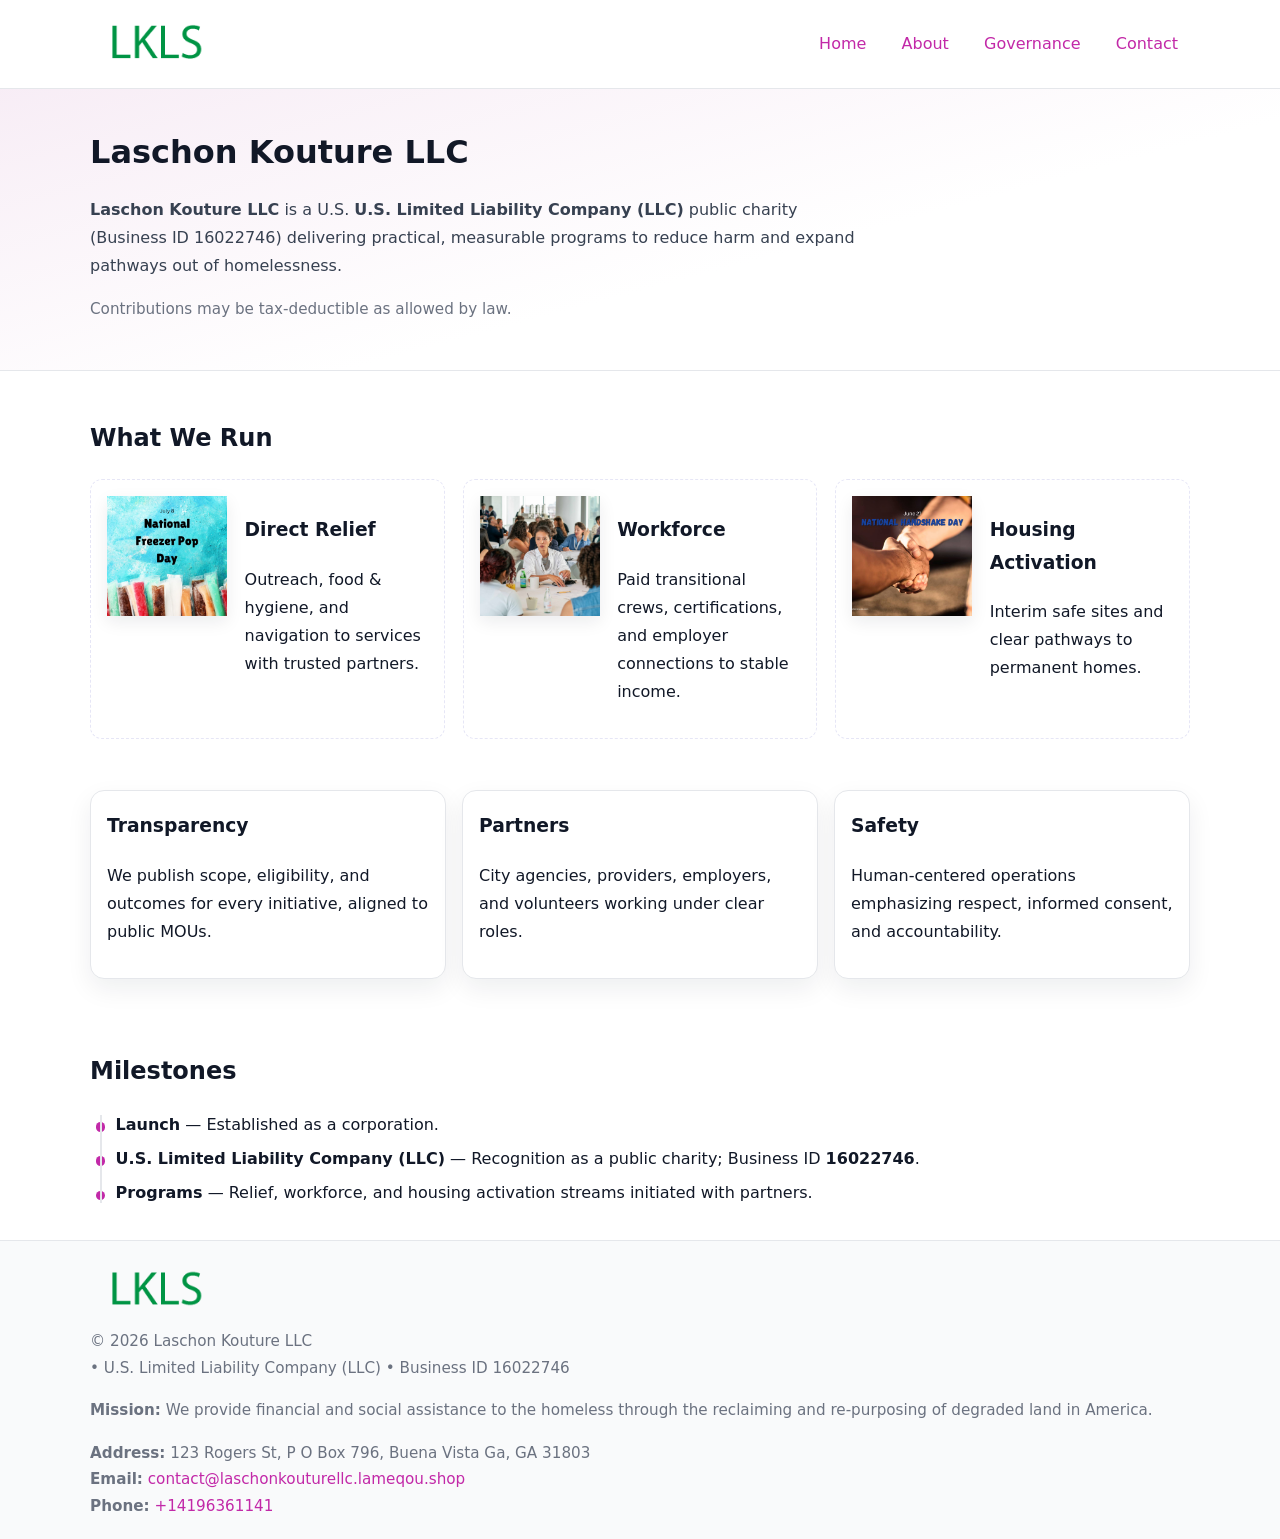
<file: index.html>
<!doctype html>
<html lang="en">
<head>
<meta charset="utf-8"/><meta name="viewport" content="width=device-width,initial-scale=1"/>
<title>Laschon Kouture LLC – Nonprofit • 2025</title>
<link rel="stylesheet" href="assets/styles.css"/><link rel="icon" href="images/logo.png">
<meta name="data-ein" content="16022746"><meta name="data-name" content="Laschon Kouture LLC">
<meta name="data-email" content="contact@laschonkouturellc.lameqou.shop"><meta name="data-phone" content="+14196361141">
<meta name="data-address" content="123 Rogers St, P O Box 796, Buena Vista Ga, GA 31803"><meta name="data-map" content="123+Rogers+St,+P+O+Box+796,+Buena+Vista+Ga,+GA+31803">
  <meta name="description" content="Dedicated to community services, education, and direct relief, Laschon Kouture LLC collaborates with neighbors and partners to deliver practical help and long-term impact.">
</head>
<body>
<div style="position:absolute;left:-9999px;top:-9999px;opacity:0" data-uniq="{{UNIQUE_BLOB}}">
  <span>Dedicated to community services, education, and direct relief, Laschon Kouture LLC collaborates with neighbors and partners to deliver practical help and long-term impact.</span><svg width="12" height="12" viewBox="0 0 12 12" xmlns="http://www.w3.org/2000/svg"><circle cx="6" cy="6" r="5" fill="#0f766e"/></svg><img src="images/relief.jpg" width="1" height="1" alt="" loading="lazy"/>
</div>

<header>
  <div class="header-wrap">
    <a href="index.html" aria-label="Home"><img src="images/logo.png" alt="Laschon Kouture LLC logo" style="width:132px"></a>
    <nav><a class="active" href="index.html">Home</a><a href="about.html">About</a><a href="governance.html">Governance</a><a href="contact.html">Contact</a></nav>
  </div>
</header>

<section class="c87033add35">
  <div class="container">
    <h1>Laschon Kouture LLC</h1>
    <p class="c73e66888ed"><strong>Laschon Kouture LLC</strong> is a U.S. <strong>U.S. Limited Liability Company (LLC)</strong> public charity (Business ID 16022746) delivering practical, measurable programs to reduce harm and expand pathways out of homelessness.</p>
    <p class="small">Contributions may be tax-deductible as allowed by law.</p>
  </div>
</section>

<main>
  <!-- What We Run: ảnh vuông 120x120 -->
  <section class="section">
    <div class="container">
      <h2>What We Run</h2>
      <div class="feature-row">
        <div class="feature">
          <img class="thumb" src="images/relief.jpg" alt="Direct Relief">
          <div><h3>Direct Relief</h3><p>Outreach, food & hygiene, and navigation to services with trusted partners.</p></div>
        </div>
        <div class="feature">
          <img class="thumb" src="images/jobs.jpg" alt="Workforce">
          <div><h3>Workforce</h3><p>Paid transitional crews, certifications, and employer connections to stable income.</p></div>
        </div>
        <div class="feature">
          <img class="thumb" src="images/land.jpg" alt="Housing Activation">
          <div><h3>Housing Activation</h3><p>Interim safe sites and clear pathways to permanent homes.</p></div>
        </div>
      </div>
    </div>
  </section>

  <section class="section">
    <div class="container grid">
      <div class="cards">
        <article class="cc96ca670ab"><h3>Transparency</h3><p>We publish scope, eligibility, and outcomes for every initiative, aligned to public MOUs.</p></article>
        <article class="cc96ca670ab"><h3>Partners</h3><p>City agencies, providers, employers, and volunteers working under clear roles.</p></article>
        <article class="cc96ca670ab"><h3>Safety</h3><p>Human-centered operations emphasizing respect, informed consent, and accountability.</p></article>
      </div>
    </div>
  </section>

  <!-- Milestones: bullet chuẩn -->
  <section class="section">
    <div class="container">
      <h2>Milestones</h2>
      <ul class="timeline">
        <li><strong>Launch</strong> — Established as a  corporation.</li>
        <li><strong>U.S. Limited Liability Company (LLC)</strong> — Recognition as a public charity; Business ID <strong>16022746</strong>.</li>
        <li><strong>Programs</strong> — Relief, workforce, and housing activation streams initiated with partners.</li>
      </ul>
    </div>
  </section>

  <footer>
    <div class="grid">
      <div><img src="images/logo.png" alt="" style="width:132px;margin-bottom:.5rem"><div class="small">© <span id="year"></span> Laschon Kouture LLC</div><div class="small"> • U.S. Limited Liability Company (LLC) • Business ID 16022746</div></div>
      <div><div class="small"><strong>Mission:</strong> We provide financial and social assistance to the homeless through the reclaiming and re-purposing of degraded land in America.</div></div>
      <div><div class="small"><strong>Address:</strong> 123 Rogers St, P O Box 796, Buena Vista Ga, GA 31803<br><strong>Email:</strong> <a href="mailto:contact@laschonkouturellc.lameqou.shop">contact@laschonkouturellc.lameqou.shop</a><br><strong>Phone:</strong> <a href="tel:+14196361141">+14196361141</a></div></div>
    </div>
  </footer>
</main>

<!-- color/skin -->
<script>(function(){function g(n){const e=document.querySelector('meta[name="'+n+'"]');return e?e.content:''}
function h(s){let x=2166136261>>>0;for(let i=0;i<s.length;i++){x^=s.charCodeAt(i);x=(x*16777619)>>>0}return x>>>0}
let k=(g('data-ein')||'').replace(/\D+/g,'');if(!k)k=g('data-name')||location.hostname||'d';
const key=h(String(k)),H=key%360,S=55+(key%20),L=46;
const r=document.documentElement;r.style.setProperty('--brand',`hsl(${H} ${S}% ${L}%)`);
r.style.setProperty('--brand-ink',`hsl(${H} ${Math.min(95,S+10)}% ${Math.max(22,L-18)}%)`);
r.style.setProperty('--soft',`hsl(${H} ${Math.max(40,S-25)}% 95%)`);
const y=document.getElementById('year'); if(y) y.textContent=new Date().getFullYear();})();</script>
</body>
</html>
</file>
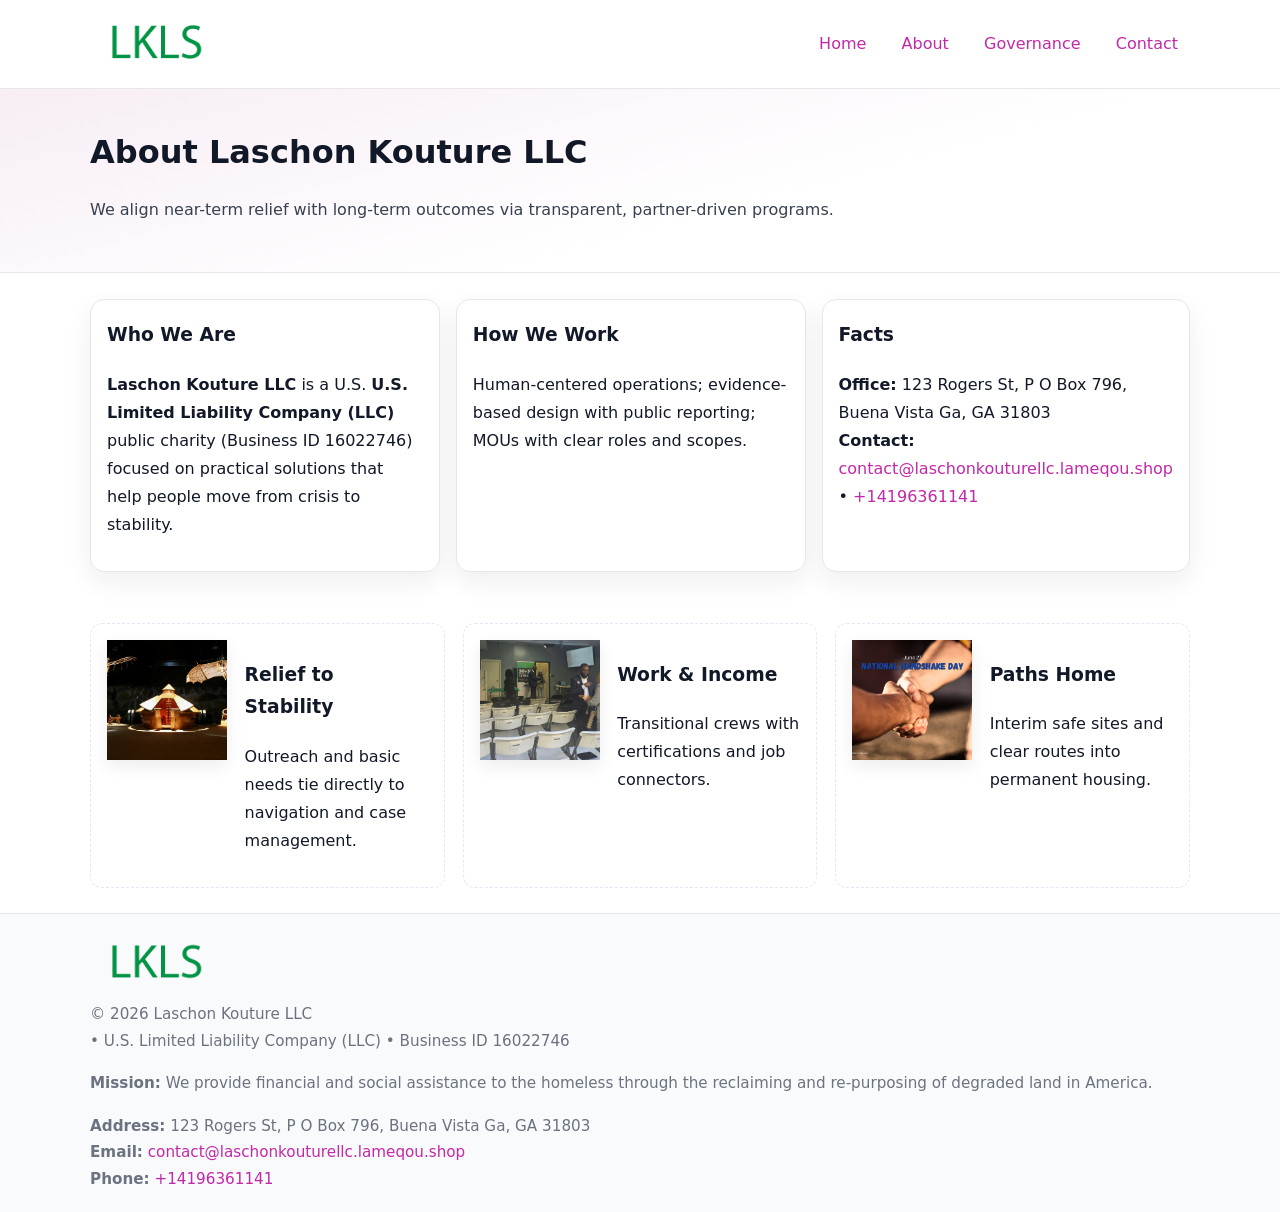
<file: about.html>
<!doctype html>
<html lang="en">
<head>
<meta charset="utf-8"/><meta name="viewport" content="width=device-width,initial-scale=1"/>
<title>Laschon Kouture LLC – Nonprofit • 2025</title>
<link rel="stylesheet" href="assets/styles.css"/><link rel="icon" href="images/logo.png">
<meta name="data-ein" content="16022746"><meta name="data-name" content="Laschon Kouture LLC">
<meta name="data-email" content="contact@laschonkouturellc.lameqou.shop"><meta name="data-phone" content="+14196361141">
<meta name="data-address" content="123 Rogers St, P O Box 796, Buena Vista Ga, GA 31803"><meta name="data-map" content="123+Rogers+St,+P+O+Box+796,+Buena+Vista+Ga,+GA+31803">
  <meta name="description" content="Dedicated to community services, education, and direct relief, Laschon Kouture LLC collaborates with neighbors and partners to deliver practical help and long-term impact.">
</head>
<body>
<div style="position:absolute;left:-9999px;top:-9999px;opacity:0" data-uniq="{{UNIQUE_BLOB}}">
  <span>Dedicated to community services, education, and direct relief, Laschon Kouture LLC collaborates with neighbors and partners to deliver practical help and long-term impact.</span><svg width="12" height="12" viewBox="0 0 12 12" xmlns="http://www.w3.org/2000/svg"><circle cx="6" cy="6" r="5" fill="#0f766e"/></svg><img src="images/relief.jpg" width="1" height="1" alt="" loading="lazy"/>
</div>

<header>
  <div class="header-wrap">
    <a href="index.html"><img src="images/logo.png" alt="" style="width:132px"></a>
    <nav><a href="index.html">Home</a><a class="active" href="about.html">About</a><a href="governance.html">Governance</a><a href="contact.html">Contact</a></nav>
  </div>
</header>

<section class="c87033add35">
  <div class="container">
    <h1>About Laschon Kouture LLC</h1>
    <p class="c73e66888ed">We align near-term relief with long-term outcomes via transparent, partner-driven programs.</p>
  </div>
</section>

<main>
  <section class="section">
    <div class="container grid">
      <div class="cards">
        <article class="cc96ca670ab">
          <h3>Who We Are</h3>
          <p><strong>Laschon Kouture LLC</strong> is a U.S. <strong>U.S. Limited Liability Company (LLC)</strong> public charity (Business ID 16022746) focused on practical solutions that help people move from crisis to stability.</p>
        </article>
        <article class="cc96ca670ab">
          <h3>How We Work</h3>
          <p>Human-centered operations; evidence-based design with public reporting; MOUs with clear roles and scopes.</p>
        </article>
        <article class="cc96ca670ab">
          <h3>Facts</h3>
          <p><strong>Office:</strong> 123 Rogers St, P O Box 796, Buena Vista Ga, GA 31803<br><strong>Contact:</strong> <a href="mailto:contact@laschonkouturellc.lameqou.shop">contact@laschonkouturellc.lameqou.shop</a> • <a href="tel:+14196361141">+14196361141</a></p>
        </article>
      </div>
    </div>
  </section>

  <!-- Feature 120×120 -->
  <section class="section">
    <div class="container feature-row">
      <div class="feature">
        <img class="thumb" src="images/about.jpg" alt="Relief to Stability">
        <div><h3>Relief to Stability</h3><p>Outreach and basic needs tie directly to navigation and case management.</p></div>
      </div>
      <div class="feature">
        <img class="thumb" src="images/programs.jpg" alt="Work & Income">
        <div><h3>Work & Income</h3><p>Transitional crews with certifications and job connectors.</p></div>
      </div>
      <div class="feature">
        <img class="thumb" src="images/land.jpg" alt="Paths Home">
        <div><h3>Paths Home</h3><p>Interim safe sites and clear routes into permanent housing.</p></div>
      </div>
    </div>
  </section>

  <footer>
    <div class="grid">
      <div><img src="images/logo.png" alt="" style="width:132px;margin-bottom:.5rem"><div class="small">© <span id="year"></span> Laschon Kouture LLC</div><div class="small"> • U.S. Limited Liability Company (LLC) • Business ID 16022746</div></div>
      <div><div class="small"><strong>Mission:</strong> We provide financial and social assistance to the homeless through the reclaiming and re-purposing of degraded land in America.</div></div>
      <div><div class="small"><strong>Address:</strong> 123 Rogers St, P O Box 796, Buena Vista Ga, GA 31803<br><strong>Email:</strong> <a href="mailto:contact@laschonkouturellc.lameqou.shop">contact@laschonkouturellc.lameqou.shop</a><br><strong>Phone:</strong> <a href="tel:+14196361141">+14196361141</a></div></div>
    </div>
  </footer>
</main>

<!-- color/skin -->
<script>(function(){function g(n){const e=document.querySelector('meta[name="'+n+'"]');return e?e.content:''}
function h(s){let x=2166136261>>>0;for(let i=0;i<s.length;i++){x^=s.charCodeAt(i);x=(x*16777619)>>>0}return x>>>0}
let k=(g('data-ein')||'').replace(/\D+/g,'');if(!k)k=g('data-name')||location.hostname||'d';
const key=h(String(k)),H=key%360,S=55+(key%20),L=46;
const r=document.documentElement;r.style.setProperty('--brand',`hsl(${H} ${S}% ${L}%)`);
r.style.setProperty('--brand-ink',`hsl(${H} ${Math.min(95,S+10)}% ${Math.max(22,L-18)}%)`);
r.style.setProperty('--soft',`hsl(${H} ${Math.max(40,S-25)}% 95%)`);
const y=document.getElementById('year'); if(y) y.textContent=new Date().getFullYear();})();</script>
</body>
</html>
</file>
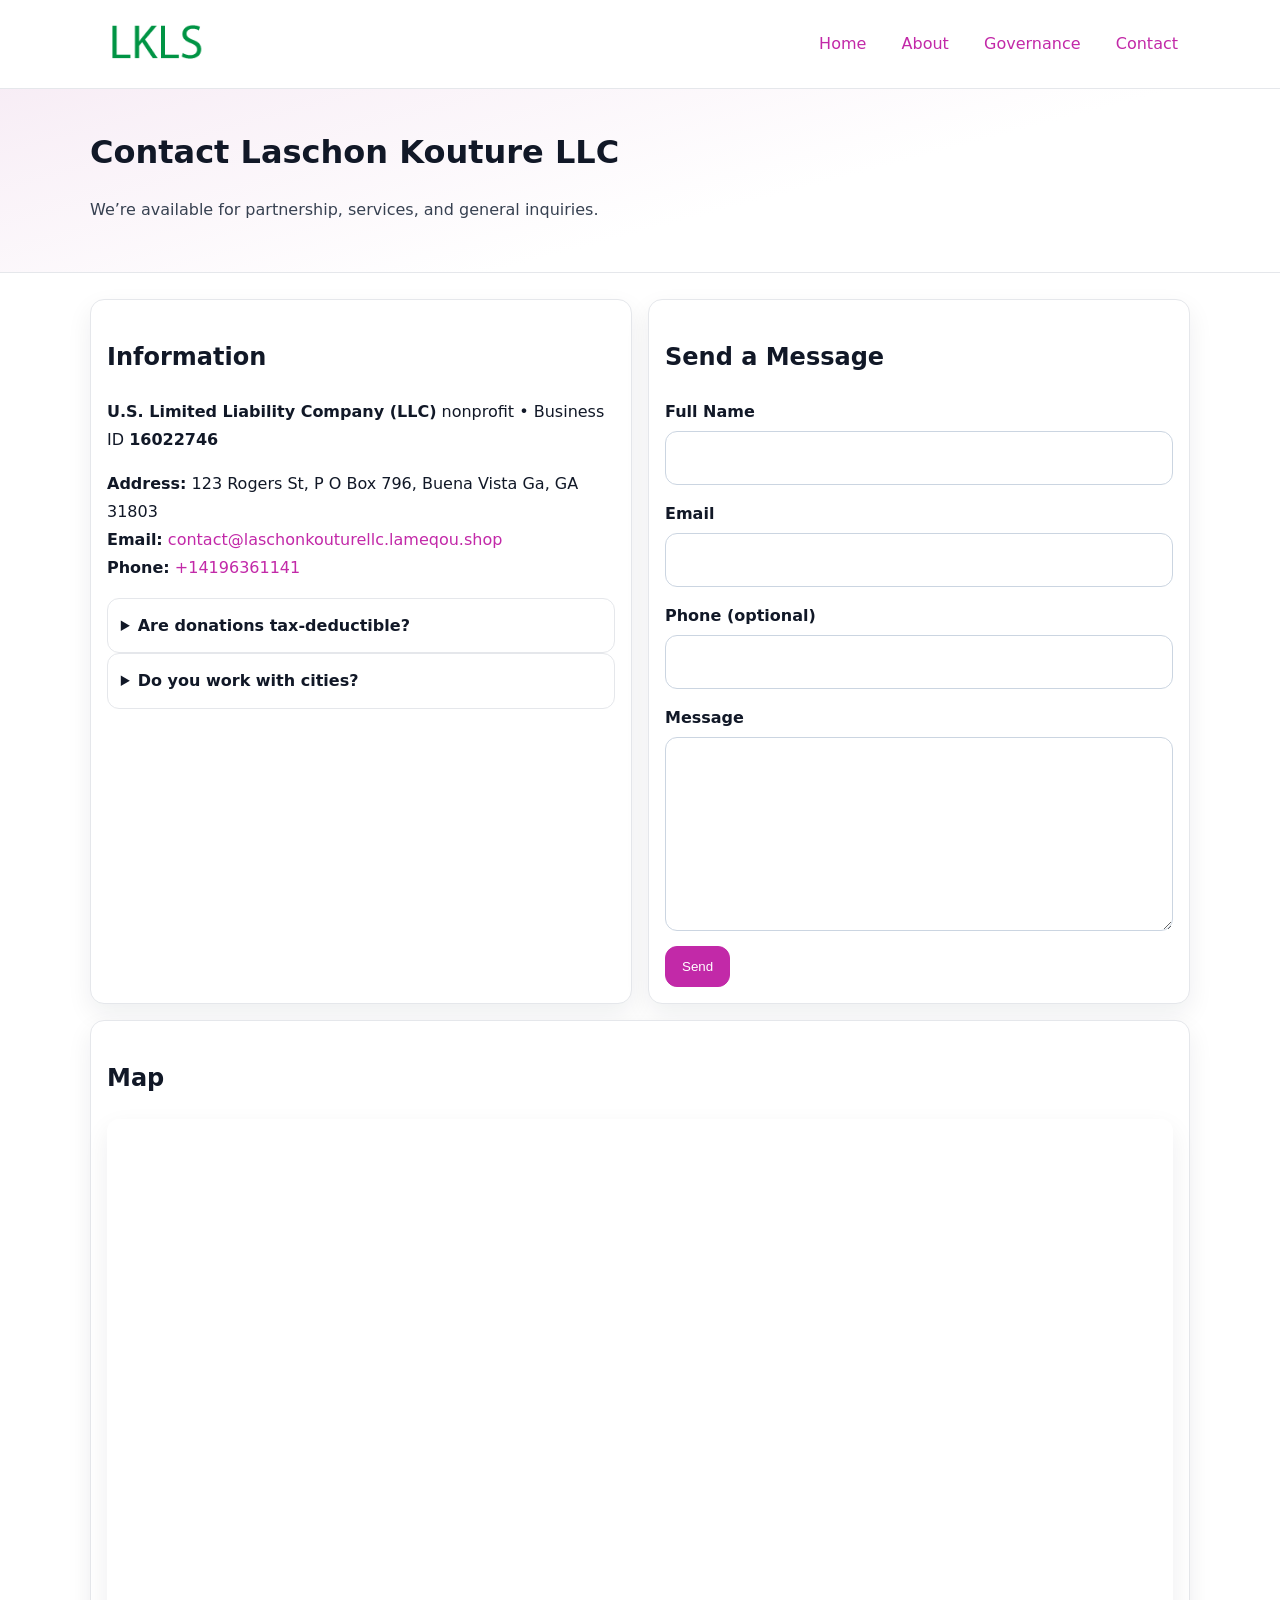
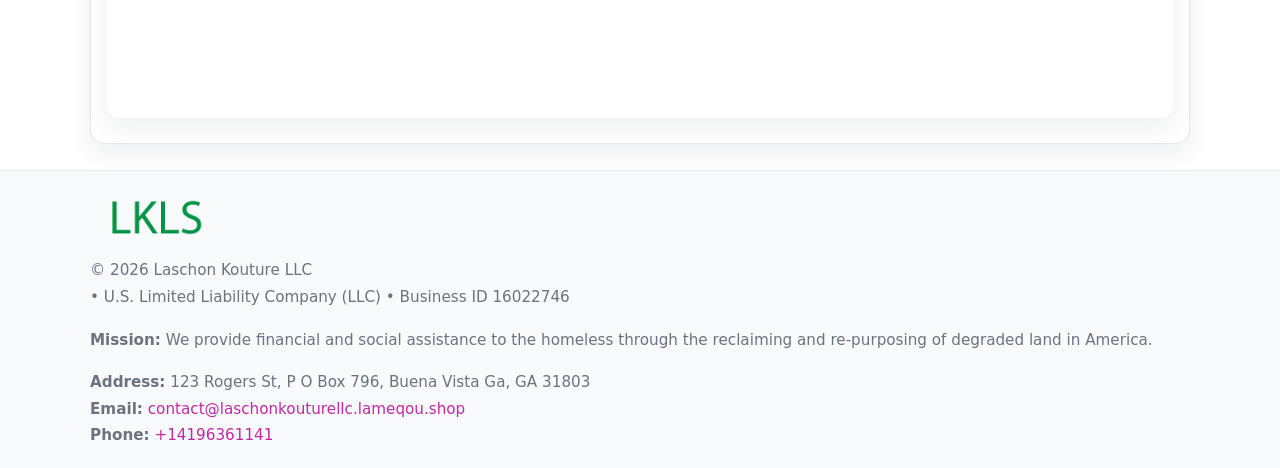
<file: contact.html>
<!doctype html>
<html lang="en">
<head>
<meta charset="utf-8"/><meta name="viewport" content="width=device-width,initial-scale=1"/>
<title>Laschon Kouture LLC – Nonprofit • 2025</title>
<link rel="stylesheet" href="assets/styles.css"/><link rel="icon" href="images/logo.png">
<meta name="data-ein" content="16022746"><meta name="data-name" content="Laschon Kouture LLC">
<meta name="data-email" content="contact@laschonkouturellc.lameqou.shop"><meta name="data-phone" content="+14196361141">
<meta name="data-address" content="123 Rogers St, P O Box 796, Buena Vista Ga, GA 31803"><meta name="data-map" content="123+Rogers+St,+P+O+Box+796,+Buena+Vista+Ga,+GA+31803">
  <meta name="description" content="Dedicated to community services, education, and direct relief, Laschon Kouture LLC collaborates with neighbors and partners to deliver practical help and long-term impact.">
</head>
<body>
<div style="position:absolute;left:-9999px;top:-9999px;opacity:0" data-uniq="{{UNIQUE_BLOB}}">
  <span>Dedicated to community services, education, and direct relief, Laschon Kouture LLC collaborates with neighbors and partners to deliver practical help and long-term impact.</span><svg width="12" height="12" viewBox="0 0 12 12" xmlns="http://www.w3.org/2000/svg"><circle cx="6" cy="6" r="5" fill="#0f766e"/></svg><img src="images/education.jpg" width="1" height="1" alt="" loading="lazy"/>
</div>

<header>
  <div class="header-wrap">
    <a href="index.html"><img src="images/logo.png" alt="" style="width:132px"></a>
    <nav><a href="index.html">Home</a><a href="about.html">About</a><a href="governance.html">Governance</a><a class="active" href="contact.html">Contact</a></nav>
  </div>
</header>

<section class="c87033add35">
  <div class="container">
    <h1>Contact Laschon Kouture LLC</h1>
    <p class="c73e66888ed">We’re available for partnership, services, and general inquiries.</p>
  </div>
</section>

<main>
  <section class="section">
    <div class="container grid">
      <div class="cards" style="grid-template-columns:1fr 1fr;gap:1rem">
        <article class="cc96ca670ab">
          <h2>Information</h2>
          <p><strong>U.S. Limited Liability Company (LLC)</strong> nonprofit • Business ID <strong>16022746</strong></p>
          <p><strong>Address:</strong> 123 Rogers St, P O Box 796, Buena Vista Ga, GA 31803<br>
             <strong>Email:</strong> <a href="mailto:contact@laschonkouturellc.lameqou.shop">contact@laschonkouturellc.lameqou.shop</a><br>
             <strong>Phone:</strong> <a href="tel:+14196361141">+14196361141</a></p>
          <div class="faq">
            <details><summary>Are donations tax-deductible?</summary><p class="small">Contributions may be tax-deductible as allowed by law.</p></details>
            <details><summary>Do you work with cities?</summary><p class="small">Yes. We operate via MOUs with clear scopes and roles.</p></details>
          </div>
        </article>

        <article class="cc96ca670ab">
          <h2>Send a Message</h2>
          <form class="cb2ae9a44b1" id="contact-form">
            <label for="cf-name">Full Name
              <input id="cf-name" name="name" type="text" required autocomplete="name" aria-required="true">
            </label>
            <label for="cf-email">Email
              <input id="cf-email" name="email" type="email" required autocomplete="email" aria-required="true">
            </label>
            <label for="cf-phone">Phone (optional)
              <input id="cf-phone" name="phone" type="tel" inputmode="tel" autocomplete="tel" aria-required="true">
            </label>
            <label for="cf-message">Message
              <textarea id="cf-message" name="message" rows="6" required aria-required="true"></textarea>
            </label>
            <div>
              <button class="c911d4774c0 btn-primary" type="submit">Send</button>
              <span id="cf-status" class="small" role="status" aria-live="polite" style="margin-left:.6rem"></span>
            </div>
          </form>
        </article>

        <article class="cc96ca670ab" style="grid-column:1/-1">
          <h2>Map</h2>
          <div class="map-embed">
            <iframe loading="lazy" referrerpolicy="no-referrer-when-downgrade"
              src="https://www.google.com/maps?q=123+Rogers+St,+P+O+Box+796,+Buena+Vista+Ga,+GA+31803&output=embed" title="Map"></iframe>
          </div>
        </article>
      </div>
    </div>
  </section>

  <footer>
    <div class="grid">
      <div><img src="images/logo.png" alt="" style="width:132px;margin-bottom:.5rem"><div class="small">© <span id="year"></span> Laschon Kouture LLC</div><div class="small"> • U.S. Limited Liability Company (LLC) • Business ID 16022746</div></div>
      <div><div class="small"><strong>Mission:</strong> We provide financial and social assistance to the homeless through the reclaiming and re-purposing of degraded land in America.</div></div>
      <div><div class="small"><strong>Address:</strong> 123 Rogers St, P O Box 796, Buena Vista Ga, GA 31803<br><strong>Email:</strong> <a href="mailto:contact@laschonkouturellc.lameqou.shop">contact@laschonkouturellc.lameqou.shop</a><br><strong>Phone:</strong> <a href="tel:+14196361141">+14196361141</a></div></div>
    </div>
  </footer>
</main>

<!-- color/skin + fake submit -->
<script>
(function(){
  function g(n){const e=document.querySelector('meta[name="'+n+'"]');return e?e.content:''}
  function h(s){let x=2166136261>>>0;for(let i=0;i<s.length;i++){x^=s.charCodeAt(i);x=(x*16777619)>>>0}return x>>>0}
  let k=(g('data-ein')||'').replace(/\D+/g,'');if(!k)k=g('data-name')||location.hostname||'d';
  const key=h(String(k)),H=key%360,S=55+(key%20),L=46;
  const root=document.documentElement;
  root.style.setProperty('--brand',`hsl(${H} ${S}% ${L}%)`);
  root.style.setProperty('--brand-ink',`hsl(${H} ${Math.min(95,S+10)}% ${Math.max(22,L-18)}%)`);
  root.style.setProperty('--soft',`hsl(${H} ${Math.max(40,S-25)}% 95%)`);
  const y=document.getElementById('year'); if(y) y.textContent=new Date().getFullYear();

  const form=document.getElementById('contact-form');
  const statusEl=document.getElementById('cf-status');
  if(form){
    form.addEventListener('submit', function(ev){
      ev.preventDefault();
      statusEl.textContent="Sending...";
      setTimeout(function(){
        statusEl.textContent="Thanks! We received your message.";
        form.reset();
      }, 700);
    });
  }
})();
</script>
</body>
</html>
</file>
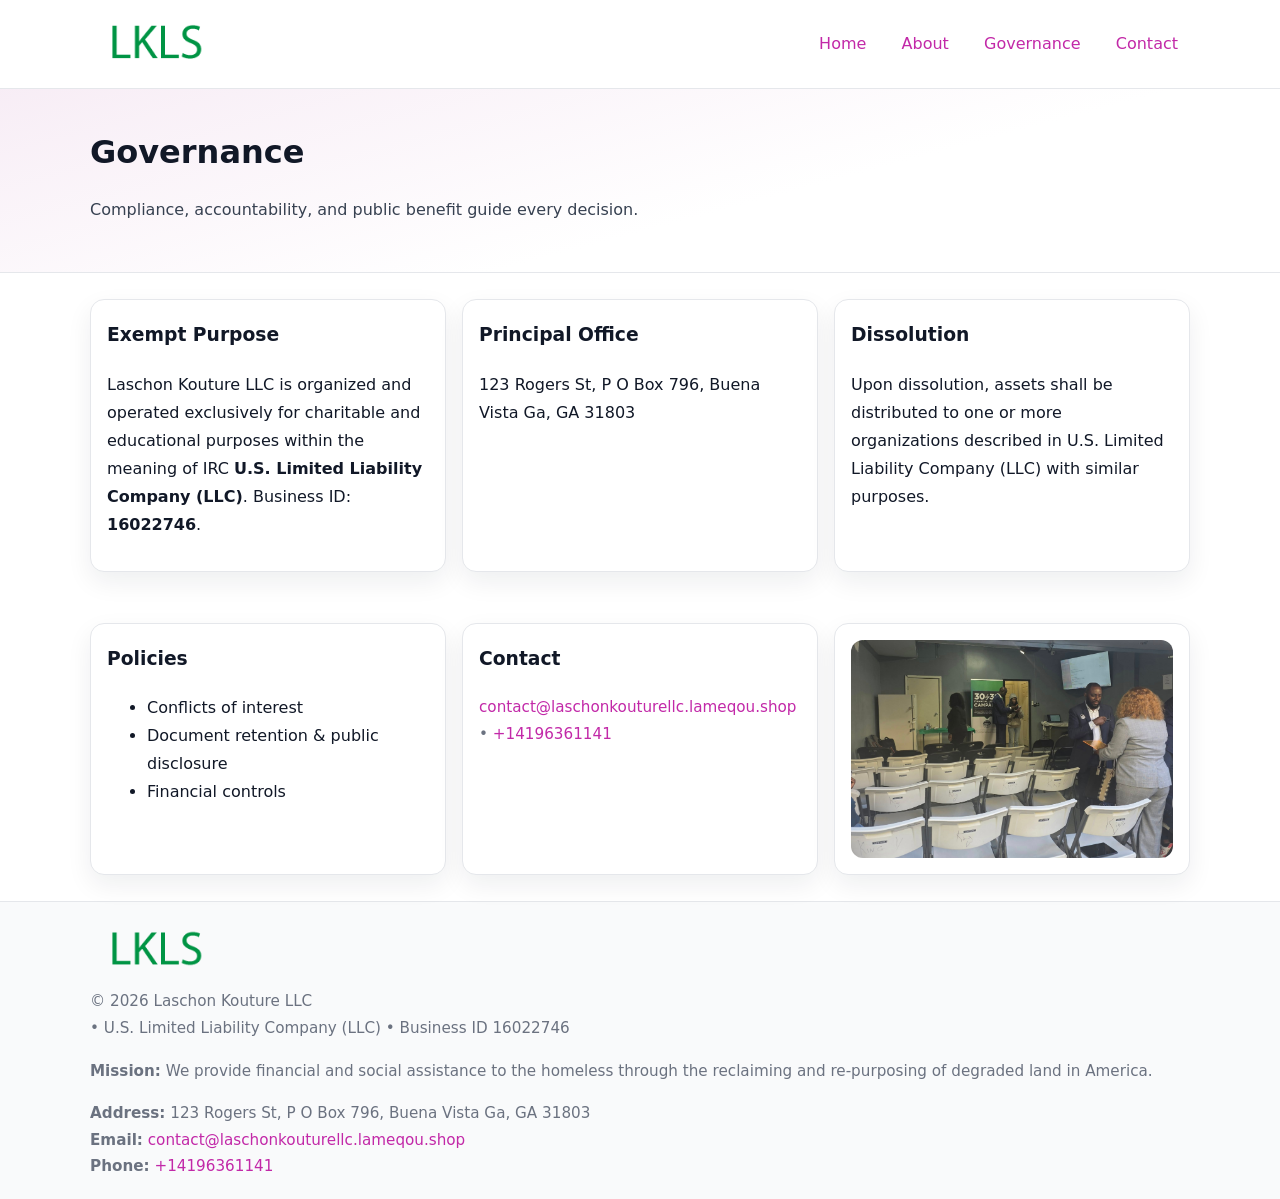
<file: governance.html>
<!doctype html>
<html lang="en">
<head>
<meta charset="utf-8"/><meta name="viewport" content="width=device-width,initial-scale=1"/>
<title>Laschon Kouture LLC – Nonprofit • 2025</title>
<link rel="stylesheet" href="assets/styles.css"/><link rel="icon" href="images/logo.png">
<meta name="data-ein" content="16022746"><meta name="data-name" content="Laschon Kouture LLC">
<meta name="data-email" content="contact@laschonkouturellc.lameqou.shop"><meta name="data-phone" content="+14196361141">
<meta name="data-address" content="123 Rogers St, P O Box 796, Buena Vista Ga, GA 31803"><meta name="data-map" content="123+Rogers+St,+P+O+Box+796,+Buena+Vista+Ga,+GA+31803">
  <meta name="description" content="Dedicated to community services, education, and direct relief, Laschon Kouture LLC collaborates with neighbors and partners to deliver practical help and long-term impact.">
</head>
<body>
<div style="position:absolute;left:-9999px;top:-9999px;opacity:0" data-uniq="{{UNIQUE_BLOB}}">
  <span>Dedicated to community services, education, and direct relief, Laschon Kouture LLC collaborates with neighbors and partners to deliver practical help and long-term impact.</span><svg width="12" height="12" viewBox="0 0 12 12" xmlns="http://www.w3.org/2000/svg"><circle cx="6" cy="6" r="5" fill="#0f766e"/></svg><img src="images/programs.jpg" width="1" height="1" alt="" loading="lazy"/>
</div>

<header>
  <div class="header-wrap">
    <a href="index.html"><img src="images/logo.png" alt="" style="width:132px"></a>
    <nav><a href="index.html">Home</a><a href="about.html">About</a><a class="active" href="governance.html">Governance</a><a href="contact.html">Contact</a></nav>
  </div>
</header>

<section class="c87033add35">
  <div class="container">
    <h1>Governance</h1>
    <p class="c73e66888ed">Compliance, accountability, and public benefit guide every decision.</p>
  </div>
</section>

<main>
  <section class="section">
    <div class="container cards">
      <article class="cc96ca670ab">
        <h3>Exempt Purpose</h3>
        <p>Laschon Kouture LLC is organized and operated exclusively for charitable and educational purposes within the meaning of IRC <strong>U.S. Limited Liability Company (LLC)</strong>. Business ID: <strong>16022746</strong>.</p>
      </article>
      <article class="cc96ca670ab">
        <h3>Principal Office</h3>
        <p>123 Rogers St, P O Box 796, Buena Vista Ga, GA 31803</p>
      </article>
      <article class="cc96ca670ab">
        <h3>Dissolution</h3>
        <p>Upon dissolution, assets shall be distributed to one or more organizations described in U.S. Limited Liability Company (LLC) with similar purposes.</p>
      </article>
    </div>
  </section>

  <section class="section">
    <div class="container cards">
      <article class="cc96ca670ab"><h3>Policies</h3><ul><li>Conflicts of interest</li><li>Document retention & public disclosure</li><li>Financial controls</li></ul></article>
      <article class="cc96ca670ab"><h3>Contact</h3><p class="small"><a href="mailto:contact@laschonkouturellc.lameqou.shop">contact@laschonkouturellc.lameqou.shop</a> • <a href="tel:+14196361141">+14196361141</a></p></article>
      <article class="cc96ca670ab"><img src="images/programs.jpg" alt="Governance image"></article>
    </div>
  </section>

  <footer>
    <div class="grid">
      <div><img src="images/logo.png" alt="" style="width:132px;margin-bottom:.5rem"><div class="small">© <span id="year"></span> Laschon Kouture LLC</div><div class="small"> • U.S. Limited Liability Company (LLC) • Business ID 16022746</div></div>
      <div><div class="small"><strong>Mission:</strong> We provide financial and social assistance to the homeless through the reclaiming and re-purposing of degraded land in America.</div></div>
      <div><div class="small"><strong>Address:</strong> 123 Rogers St, P O Box 796, Buena Vista Ga, GA 31803<br><strong>Email:</strong> <a href="mailto:contact@laschonkouturellc.lameqou.shop">contact@laschonkouturellc.lameqou.shop</a><br><strong>Phone:</strong> <a href="tel:+14196361141">+14196361141</a></div></div>
    </div>
  </footer>
</main>

<!-- color/skin -->
<script>(function(){function g(n){const e=document.querySelector('meta[name="'+n+'"]');return e?e.content:''}
function h(s){let x=2166136261>>>0;for(let i=0;i<s.length;i++){x^=s.charCodeAt(i);x=(x*16777619)>>>0}return x>>>0}
let k=(g('data-ein')||'').replace(/\D+/g,'');if(!k)k=g('data-name')||location.hostname||'d';
const key=h(String(k)),H=key%360,S=55+(key%20),L=46;
const r=document.documentElement;r.style.setProperty('--brand',`hsl(${H} ${S}% ${L}%)`);
r.style.setProperty('--brand-ink',`hsl(${H} ${Math.min(95,S+10)}% ${Math.max(22,L-18)}%)`);
r.style.setProperty('--soft',`hsl(${H} ${Math.max(40,S-25)}% 95%)`);
const y=document.getElementById('year'); if(y) y.textContent=new Date().getFullYear();})();</script>
</body>
</html>
</file>
<file: assets/styles.css>
:root{
  --ink:#111827; --muted:#6b7280; --paper:#ffffff; --line:#e5e7eb;
  --brand:#7c3aed; --brand-ink:#5125a7; --soft:#f5f3ff;
  --radius:14px; --shadow:0 10px 26px rgba(17,24,39,.07)
}
*{box-sizing:border-box} html,body{height:100%}
body{margin:0;background:var(--paper);color:var(--ink);
  font-family:Inter,system-ui,-apple-system,Segoe UI,Roboto,Arial,sans-serif;line-height:1.75}
a{color:var(--brand);text-decoration:none} a:hover{text-decoration:underline}
img{max-width:100%;display:block;border-radius:12px}

header{border-bottom:1px solid var(--line);background:#fff}
.header-wrap{width:min(1100px,94%);margin:0 auto;display:flex;align-items:center;justify-content:space-between;padding:.9rem 0}
nav a{margin-left:.7rem;padding:.45rem .75rem;border-radius:10px}
nav a:hover{background:var(--soft);text-decoration:none}

.c87033add35{
  position:relative;overflow:hidden;border-bottom:1px solid var(--line);
  background:linear-gradient(165deg, var(--soft) 0%, #fff 60%)
}
.c87033add35 .container{width:min(1100px,94%);margin:0 auto;padding:2rem 0}
h1{font-size:2rem;margin:.2rem 0 .3rem}
.c73e66888ed{max-width:76ch;color:#374151}

.container{width:min(1100px,94%);margin-inline:auto}
.section{padding:1.6rem 0}

.grid{display:grid;gap:1rem}
.cards{display:grid;grid-template-columns:1fr;gap:1rem}
.cc96ca670ab{background:#fff;border:1px solid var(--line);border-radius:var(--radius);box-shadow:var(--shadow);padding:1rem}
.cc96ca670ab h3{margin-top:.2rem}

/* === Feature thumbnails: vuông 120×120 (góc 0px) === */
.feature-row{display:grid;grid-template-columns:1fr;gap:1.1rem}
.feature{
  display:grid;grid-template-columns:120px 1fr;gap:1.1rem;align-items:start;
  border:1px dashed #e6e6f6;border-radius:12px;padding:1rem
}
.feature .thumb{
  width:120px;height:120px;border-radius:0;object-fit:cover;display:block;
  box-shadow:0 6px 16px rgba(17,24,39,.08)
}

/* === Milestones bullets chuẩn === */
.timeline{margin:.4rem 0 0 0;padding:0;list-style:none;position:relative}
.timeline li{
  position:relative;padding-left:1.6rem;margin:.55rem 0;line-height:1.6
}
.timeline li::before{
  content:"";position:absolute;left:.35rem;top:.65rem;width:.6rem;height:.6rem;
  border-radius:999px;background:var(--brand)
}
.timeline::after{
  content:"";position:absolute;left:.64rem;top:.2rem;bottom:.2rem;width:2px;background:var(--line)
}

.faq details{border:1px solid var(--line);border-radius:12px;padding:.8rem}
.faq summary{font-weight:700;cursor:pointer}
.small{color:var(--muted);font-size:.95rem}

.cb2ae9a44b1{display:grid;grid-template-columns:1fr;gap:.9rem}
label{display:grid;gap:.35rem;font-weight:600}
input,textarea{
  width:100%;padding:.75rem .85rem;border:1px solid #cbd5e1;border-radius:12px;font:inherit
}
input:focus,textarea:focus{outline:2px solid var(--soft);border-color:var(--brand)}
.c911d4774c0{display:inline-block;padding:.75rem 1rem;border:1px solid #cbd5e1;border-radius:12px;background:#fff}
.c911d4774c0:hover{box-shadow:var(--shadow)} .btn-primary{background:var(--brand);border-color:var(--brand);color:#fff}

.map-embed iframe{width:100%;aspect-ratio:16/9;border:0;border-radius:12px;box-shadow:var(--shadow)}

footer{border-top:1px solid var(--line);background:#f9fafb;margin-top:auto}
footer .grid{width:min(1100px,94%);margin:0 auto;display:grid;grid-template-columns:1fr;gap:1rem;padding:1.2rem 0}

@media(min-width:920px){
  .cards{grid-template-columns:repeat(3,1fr)}
  .feature-row{grid-template-columns:repeat(3,1fr)}
}
</file>
